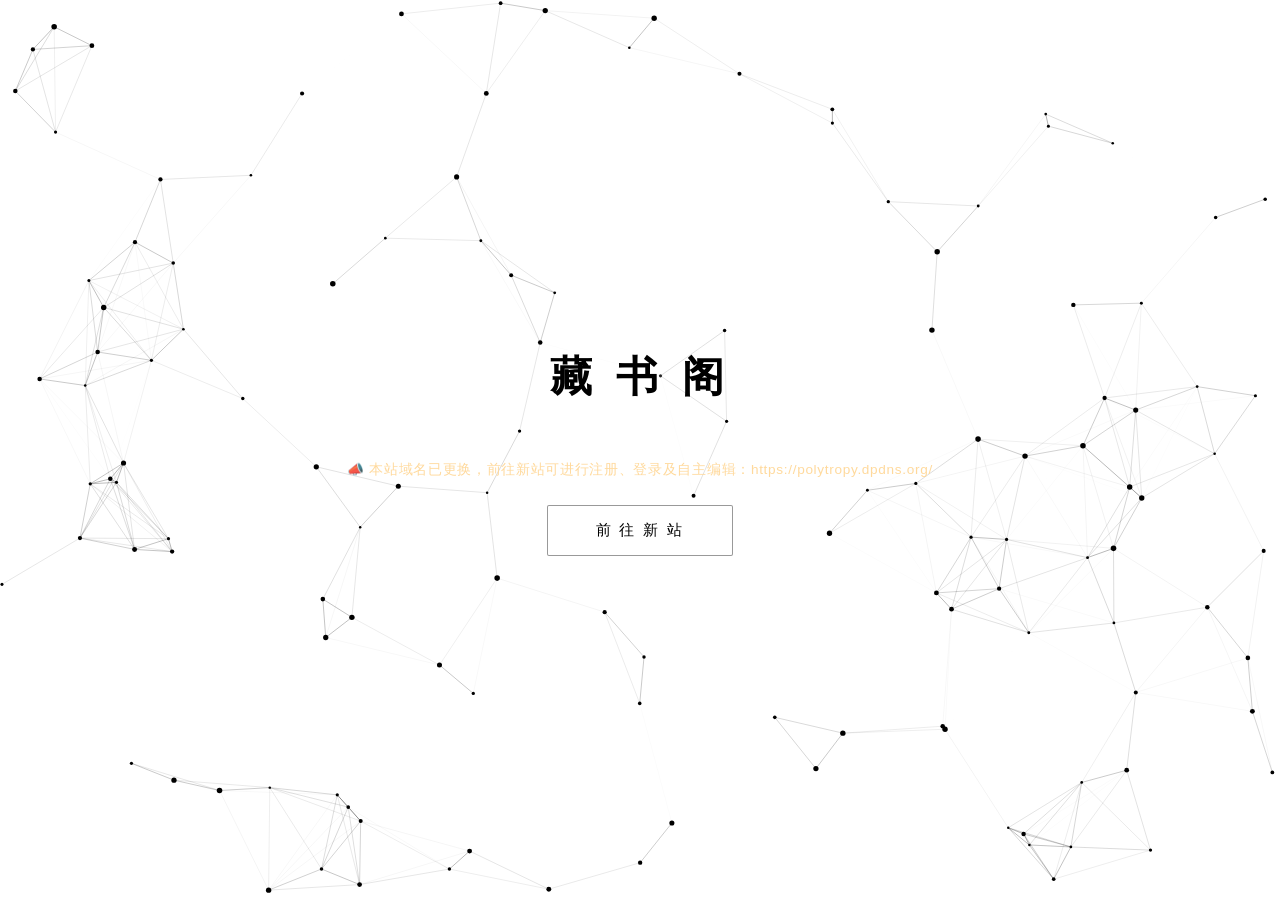
<file: index.html>
<!DOCTYPE html>
<html lang="zh-CN">
<head>
  <meta charset="UTF-8">
  <meta name="viewport" content="width=device-width, initial-scale=1.0">
  <title>藏书阁</title>
  <link rel="stylesheet" href="css/style.css">
</head>
<body>

  <!-- 粒子画布 -->
  <canvas id="particle-canvas"></canvas>

  <!-- 开场交互层 -->
  <div class="landing">
    <h1 class="landing-title">藏 书 阁</h1>
    <p class="landing-notice">&#128227; 本站域名已更换，前往新站可进行注册、登录及自主编辑：https://polytropy.dpdns.org/</p>
    <button class="btn-enter" id="btn-enter">前 往 新 站</button>
  </div>

  <script src="js/particles.js"></script>
  <script>
    // 初始化粒子系统
    const particleSystem = initParticles();

    // 前往新站
    document.getElementById('btn-enter').addEventListener('click', () => {
      if (particleSystem) particleSystem.destroy();
      window.location.href = 'https://polytropy.dpdns.org/';
    });
  </script>
</body>
</html>
</file>
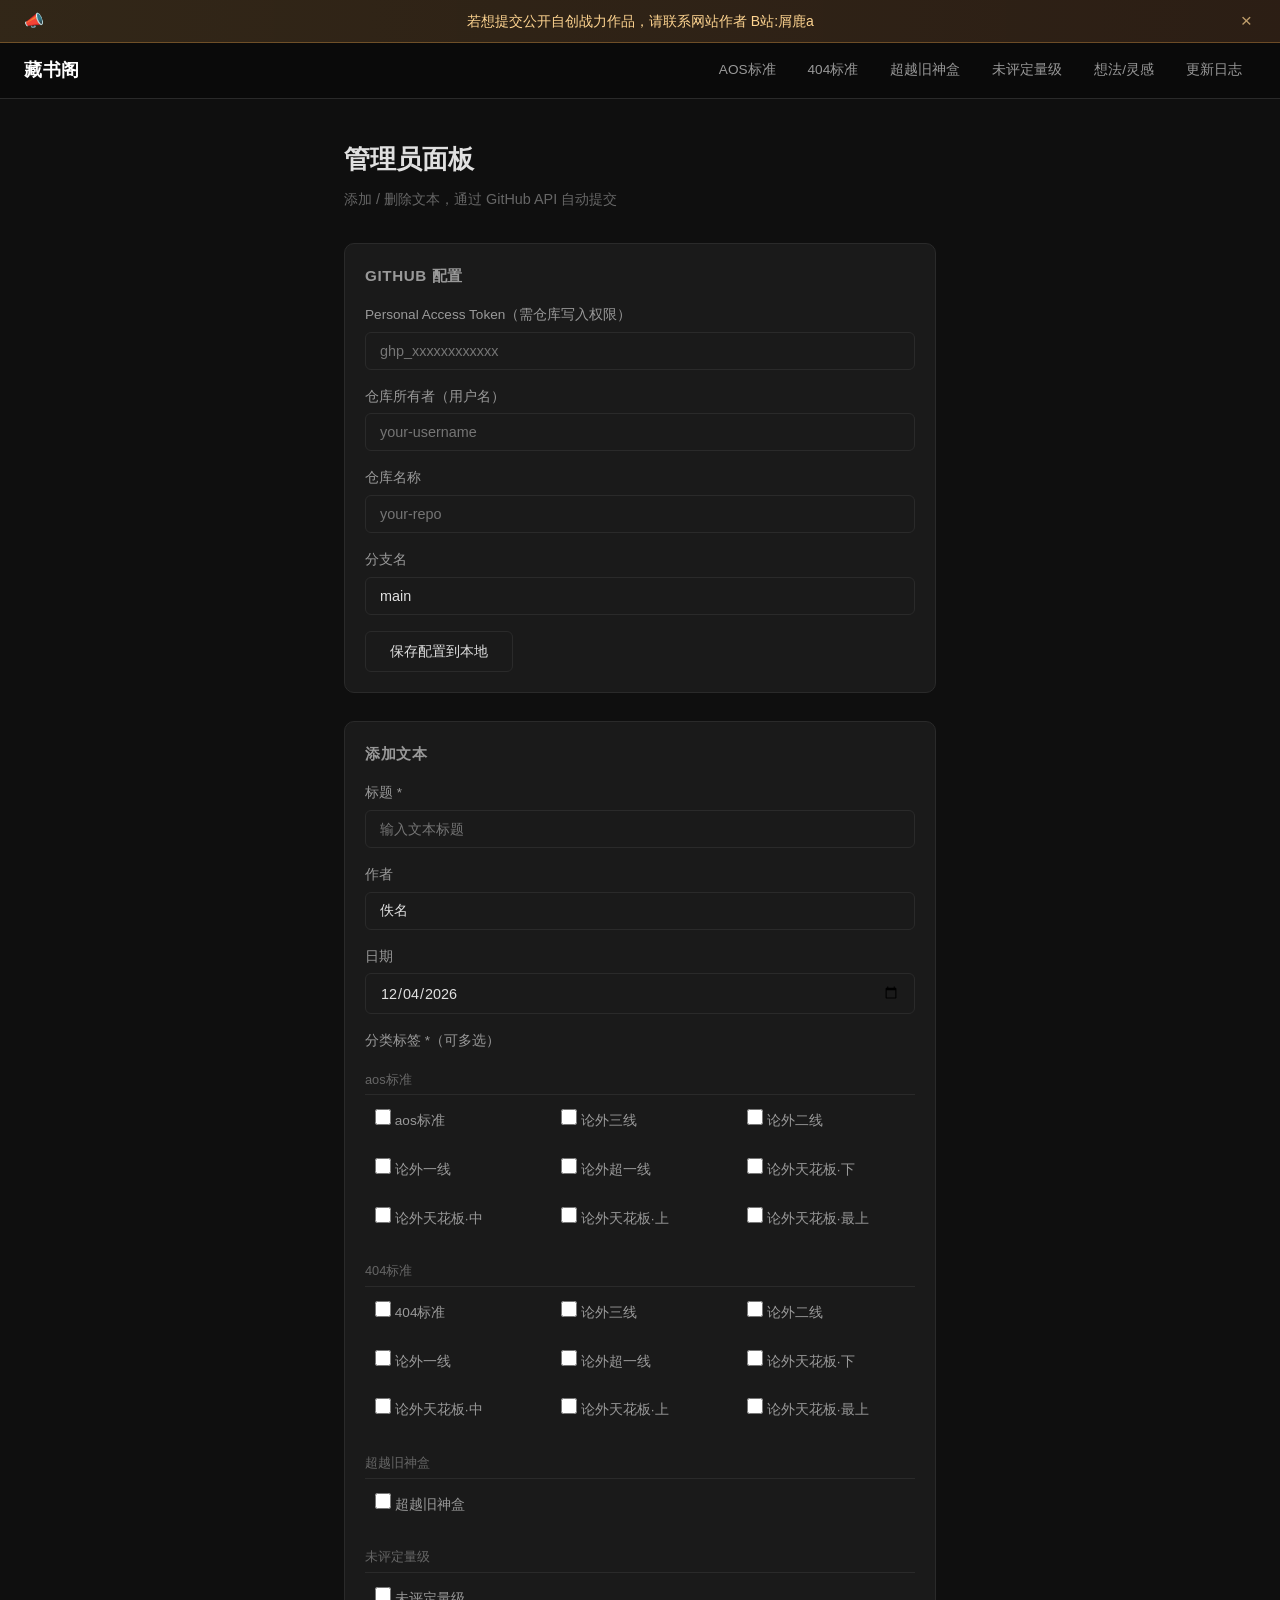
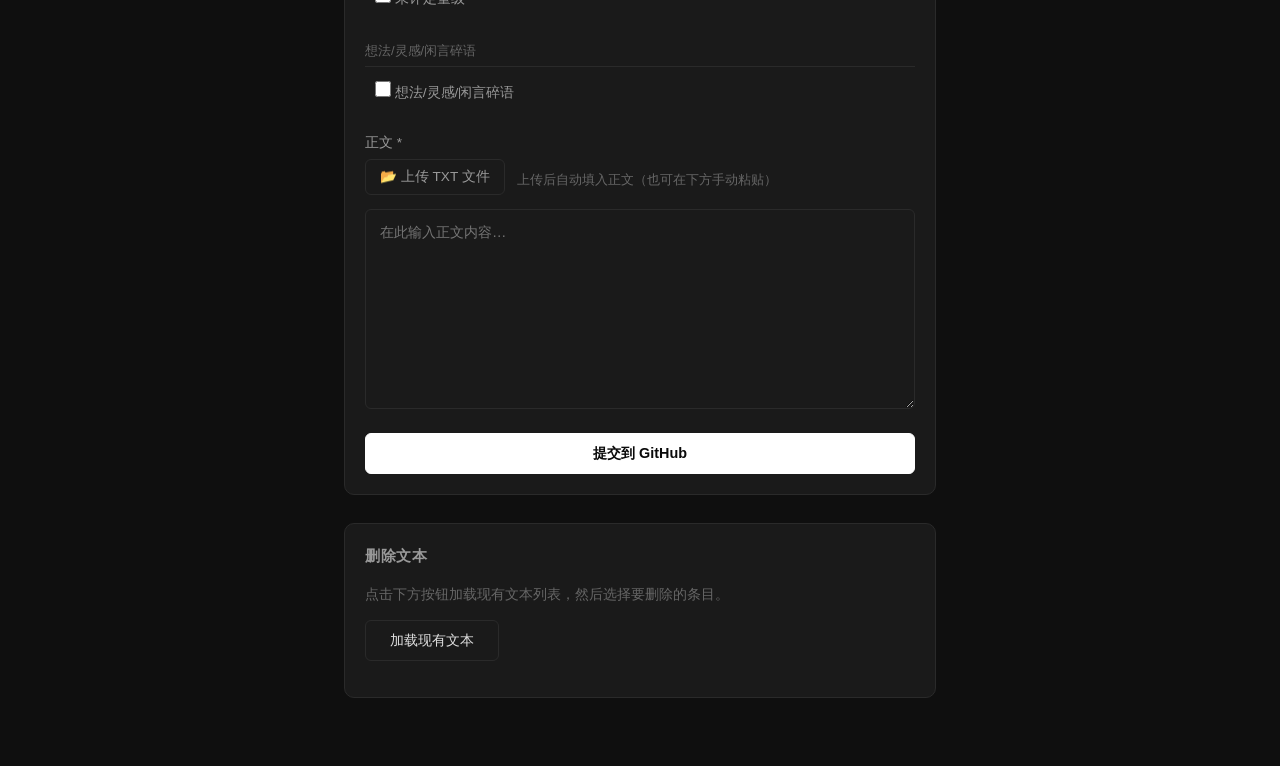
<file: admin.html>
<!DOCTYPE html>
<html lang="zh-CN">
<head>
  <meta charset="UTF-8">
  <meta name="viewport" content="width=device-width, initial-scale=1.0">
  <title>管理 · 藏书阁</title>
  <link rel="stylesheet" href="css/style.css">
</head>
<body>

  <!-- 导航栏 -->
  <div id="navbar"></div>

  <div class="admin-container">
    <h1>管理员面板</h1>
    <p class="subtitle">添加 / 删除文本，通过 GitHub API 自动提交</p>

    <!-- GitHub 配置 -->
    <div class="form-section">
      <h2>GitHub 配置</h2>
      <div class="form-group">
        <label for="gh-token">Personal Access Token（需仓库写入权限）</label>
        <input type="password" id="gh-token" placeholder="ghp_xxxxxxxxxxxx">
      </div>
      <div class="form-group">
        <label for="gh-owner">仓库所有者（用户名）</label>
        <input type="text" id="gh-owner" placeholder="your-username">
      </div>
      <div class="form-group">
        <label for="gh-repo">仓库名称</label>
        <input type="text" id="gh-repo" placeholder="your-repo">
      </div>
      <div class="form-group">
        <label for="gh-branch">分支名</label>
        <input type="text" id="gh-branch" placeholder="main" value="main">
      </div>
      <button class="btn" id="btn-save-config">保存配置到本地</button>
    </div>

    <!-- 添加文本 -->
    <div class="form-section">
      <h2>添加文本</h2>

      <div class="form-group">
        <label for="text-title">标题 *</label>
        <input type="text" id="text-title" placeholder="输入文本标题">
      </div>

      <div class="form-group">
        <label for="text-author">作者</label>
        <input type="text" id="text-author" placeholder="佚名" value="佚名">
      </div>

      <div class="form-group">
        <label for="text-date">日期</label>
        <input type="date" id="text-date">
      </div>

      <div class="form-group">
        <label>分类标签 *（可多选）</label>
        <div class="category-check-grid" id="category-checks">
          <!-- 由 JS 动态生成 -->
        </div>
      </div>

      <div class="form-group">
        <label for="text-content">正文 *</label>
        <div class="upload-row">
          <label class="btn btn-sm" for="file-upload" id="file-upload-btn">&#128194; 上传 TXT 文件</label>
          <input type="file" id="file-upload" accept=".txt" style="display:none;">
          <span class="text-muted" style="font-size:0.8rem;">上传后自动填入正文（也可在下方手动粘贴）</span>
        </div>
        <textarea id="text-content" placeholder="在此输入正文内容…"></textarea>
      </div>

      <button class="btn btn-primary btn-block" id="btn-submit">提交到 GitHub</button>
    </div>

    <!-- 删除文本 -->
    <div class="form-section">
      <h2>删除文本</h2>
      <p style="font-size:0.85rem;color:var(--text-muted);margin-bottom:14px;">
        点击下方按钮加载现有文本列表，然后选择要删除的条目。
      </p>
      <button class="btn" id="btn-load-texts">加载现有文本</button>
      <div class="text-list" id="text-list"></div>
    </div>
  </div>

  <script src="js/main.js"></script>
  <script src="js/admin.js"></script>
  <script>
    // 渲染导航栏
    document.getElementById('navbar').appendChild(renderNavbar('admin'));

    // 渲染分类勾选列表
    const checksContainer = document.getElementById('category-checks');
    let html = '';

    TOP_CATEGORIES.forEach(cat => {
      const cfg = CATEGORY_CONFIG[cat];
      html += `<div style="grid-column:1/-1;font-size:0.8rem;color:var(--text-muted);margin-top:8px;padding:4px 0;border-bottom:1px solid var(--border);">${cat}</div>`;
      html += `<label class="category-check-item">
        <input type="checkbox" value="${cat}"> ${cat}
      </label>`;
      cfg.subs.forEach(sub => {
        html += `<label class="category-check-item">
          <input type="checkbox" value="${sub}"> ${sub}
        </label>`;
      });
    });

    checksContainer.innerHTML = html;

    // 设置默认日期为今天
    document.getElementById('text-date').value = new Date().toISOString().split('T')[0];
  </script>
</body>
</html>
</file>
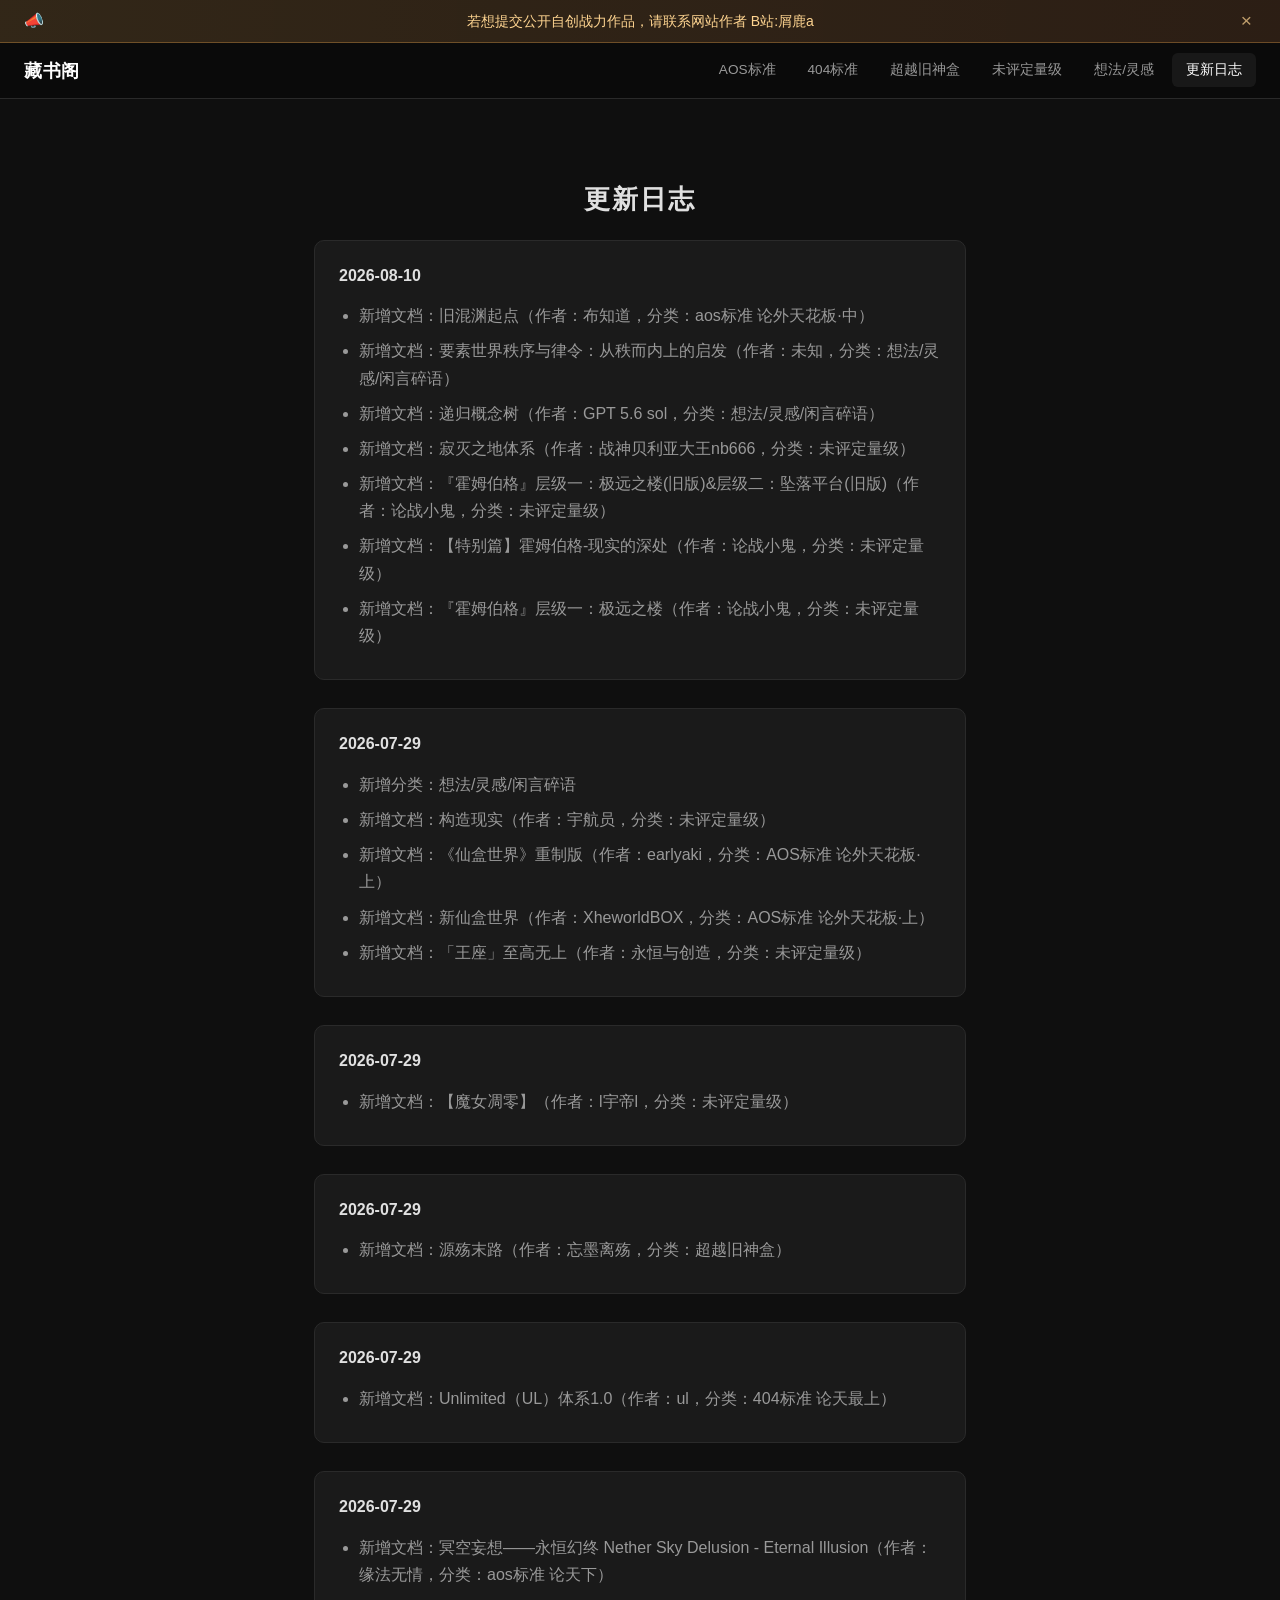
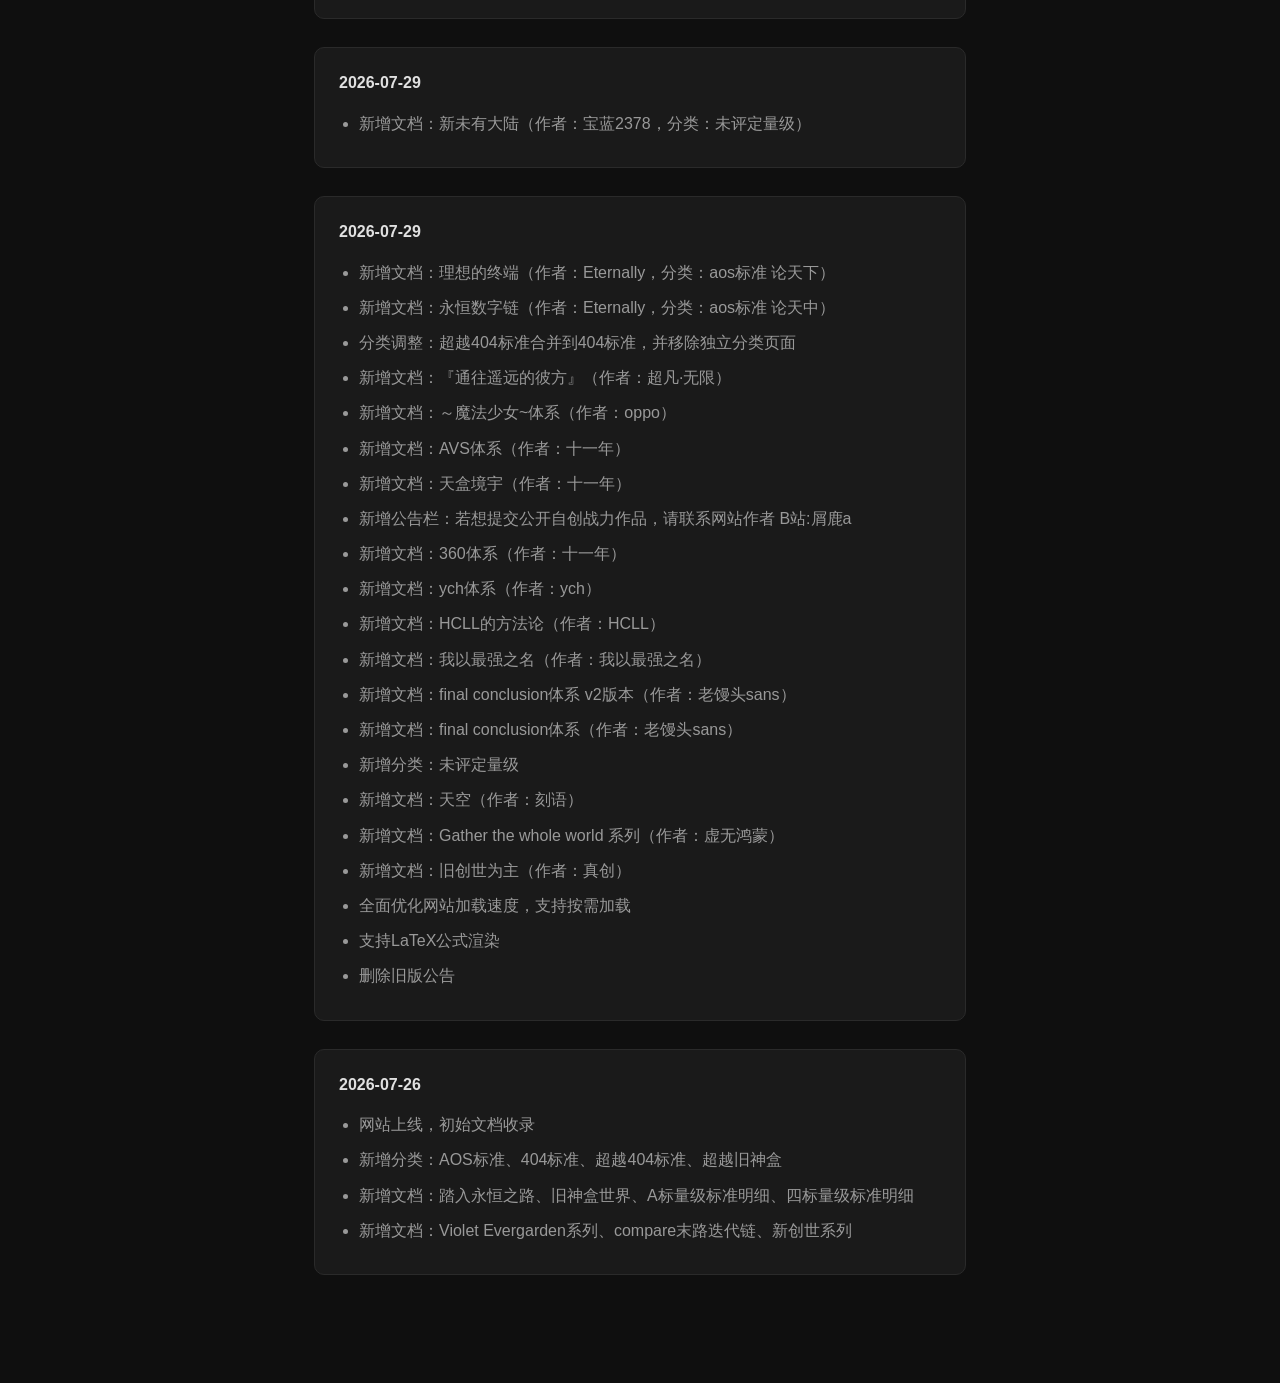
<file: changelog.html>
<!DOCTYPE html>
<html lang="zh-CN">
<head>
  <meta charset="UTF-8">
  <meta name="viewport" content="width=device-width, initial-scale=1.0">
  <title>更新日志 · 藏书阁</title>
  <link rel="stylesheet" href="css/style.css">
</head>
<body>
  <div id="navbar"></div>
  <div class="reading-container" style="max-width:700px;">
    <h1 style="text-align:center;margin:40px 0 20px;font-size:1.6rem;letter-spacing:2px;">更新日志</h1>

    <div class="changelog-entry">
      <div class="changelog-date">2026-08-10</div>
      <ul>
        <li>新增文档：旧混渊起点（作者：布知道，分类：aos标准 论外天花板·中）</li>
        <li>新增文档：要素世界秩序与律令：从秩而内上的启发（作者：未知，分类：想法/灵感/闲言碎语）</li>
        <li>新增文档：递归概念树（作者：GPT 5.6 sol，分类：想法/灵感/闲言碎语）</li>
        <li>新增文档：寂灭之地体系（作者：战神贝利亚大王nb666，分类：未评定量级）</li>
        <li>新增文档：『霍姆伯格』层级一：极远之楼(旧版)&层级二：坠落平台(旧版)（作者：论战小鬼，分类：未评定量级）</li>
        <li>新增文档：【特别篇】霍姆伯格-现实的深处（作者：论战小鬼，分类：未评定量级）</li>
        <li>新增文档：『霍姆伯格』层级一：极远之楼（作者：论战小鬼，分类：未评定量级）</li>
      </ul>
    </div>

                            <div class="changelog-entry">
      <div class="changelog-date">2026-07-29</div>
      <ul>
        <li>新增分类：想法/灵感/闲言碎语</li>
        <li>新增文档：构造现实（作者：宇航员，分类：未评定量级）</li>
        <li>新增文档：《仙盒世界》重制版（作者：earlyaki，分类：AOS标准 论外天花板·上）</li>
        <li>新增文档：新仙盒世界（作者：XheworldBOX，分类：AOS标准 论外天花板·上）</li>
        <li>新增文档：「王座」至高无上（作者：永恒与创造，分类：未评定量级）</li>
      </ul>
    </div>

<div class="changelog-entry">
      <div class="changelog-date">2026-07-29</div>
      <ul>
        <li>新增文档：【魔女凋零】（作者：l宇帝l，分类：未评定量级）</li>
      </ul>
    </div>

<div class="changelog-entry">
      <div class="changelog-date">2026-07-29</div>
      <ul>
        <li>新增文档：源殇末路（作者：忘墨离殇，分类：超越旧神盒）</li>
      </ul>
    </div>

<div class="changelog-entry">
      <div class="changelog-date">2026-07-29</div>
      <ul>
        <li>新增文档：Unlimited（UL）体系1.0（作者：ul，分类：404标准 论天最上）</li>
      </ul>
    </div>

<div class="changelog-entry">
      <div class="changelog-date">2026-07-29</div>
      <ul>
        <li>新增文档：冥空妄想——永恒幻终 Nether Sky Delusion - Eternal Illusion（作者：缘法无情，分类：aos标准 论天下）</li>
      </ul>
    </div>

<div class="changelog-entry">
      <div class="changelog-date">2026-07-29</div>
      <ul>
        <li>新增文档：新未有大陆（作者：宝蓝2378，分类：未评定量级）</li>
      </ul>
    </div>

<div class="changelog-entry">
      <div class="changelog-date">2026-07-29</div>
      <ul>
        <li>新增文档：理想的终端（作者：Eternally，分类：aos标准 论天下）</li>
        <li>新增文档：永恒数字链（作者：Eternally，分类：aos标准 论天中）</li>
        <li>分类调整：超越404标准合并到404标准，并移除独立分类页面</li>
        <li>新增文档：『通往遥远的彼方』（作者：超凡·无限）</li>
        <li>新增文档：～魔法少女~体系（作者：oppo）</li>
        <li>新增文档：AVS体系（作者：十一年）</li>
        <li>新增文档：天盒境宇（作者：十一年）</li>
        <li>新增公告栏：若想提交公开自创战力作品，请联系网站作者 B站:屑鹿a</li>
        <li>新增文档：360体系（作者：十一年）</li>
        <li>新增文档：ych体系（作者：ych）</li>
        <li>新增文档：HCLL的方法论（作者：HCLL）</li>
        <li>新增文档：我以最强之名（作者：我以最强之名）</li>
        <li>新增文档：final conclusion体系 v2版本（作者：老馒头sans）</li>
        <li>新增文档：final conclusion体系（作者：老馒头sans）</li>
        <li>新增分类：未评定量级</li>
        <li>新增文档：天空（作者：刻语）</li>
        <li>新增文档：Gather the whole world 系列（作者：虚无鸿蒙）</li>
        <li>新增文档：旧创世为主（作者：真创）</li>
        <li>全面优化网站加载速度，支持按需加载</li>
        <li>支持LaTeX公式渲染</li>
        <li>删除旧版公告</li>
      </ul>
    </div>

    <div class="changelog-entry">
      <div class="changelog-date">2026-07-26</div>
      <ul>
        <li>网站上线，初始文档收录</li>
        <li>新增分类：AOS标准、404标准、超越404标准、超越旧神盒</li>
        <li>新增文档：踏入永恒之路、旧神盒世界、A标量级标准明细、四标量级标准明细</li>
        <li>新增文档：Violet Evergarden系列、compare末路迭代链、新创世系列</li>
      </ul>
    </div>
  </div>

  <script src="js/main.js"></script>
  <script>
    (function() {
      document.getElementById('navbar').appendChild(renderNavbar('changelog'));
    })();
  </script>
</body>
</html>
</file>
<file: css/style.css>
/* ============================================================
   藏书阁 —— 全局样式表
   极简几何科技风，深色底配浅色字
   ============================================================ */

/* --- CSS 变量 --- */
:root {
  --bg-deep: #0a0a0a;
  --bg-page: #0f0f0f;
  --bg-card: #1a1a1a;
  --bg-card-hover: #222222;
  --bg-surface: #141414;
  --bg-input: #1a1a1a;
  --border: #2a2a2a;
  --border-light: #333;
  --text-primary: #e0e0e0;
  --text-secondary: #999;
  --text-muted: #666;
  --accent: #ffffff;
  --accent-dim: #aaa;
  --shadow: 0 2px 16px rgba(0, 0, 0, 0.4);
  --radius: 6px;
  --radius-lg: 10px;
  --transition-fast: 0.15s ease;
  --transition: 0.25s ease;
  --transition-slow: 0.4s ease;
  --font-mono: 'SF Mono', 'Cascadia Code', 'Fira Code', 'JetBrains Mono', monospace;
  --font-sans: -apple-system, BlinkMacSystemFont, 'Segoe UI', 'PingFang SC', 'Microsoft YaHei', sans-serif;
  --max-read: 700px;
}

/* --- Reset --- */
*, *::before, *::after {
  margin: 0;
  padding: 0;
  box-sizing: border-box;
}

html {
  font-size: 16px;
  -webkit-font-smoothing: antialiased;
  -moz-osx-font-smoothing: grayscale;
}

body {
  font-family: var(--font-sans);
  background: var(--bg-page);
  color: var(--text-primary);
  min-height: 100vh;
  line-height: 1.6;
  overflow-x: hidden;
}

a {
  color: var(--text-primary);
  text-decoration: none;
  transition: color var(--transition-fast);
}

a:hover {
  color: var(--accent);
}

img {
  max-width: 100%;
  display: block;
}

/* --- 公告条 --- */
.announcement-bar {
  position: sticky;
  top: 0;
  z-index: 101;
  display: flex;
  align-items: center;
  gap: 10px;
  padding: 8px 24px;
  background: linear-gradient(90deg, rgba(255, 180, 80, 0.15), rgba(255, 140, 60, 0.12));
  border-bottom: 1px solid rgba(255, 180, 80, 0.3);
  color: #ffd591;
  font-size: 0.875rem;
  text-align: center;
  justify-content: center;
  flex-wrap: wrap;
}
.announcement-bar .announcement-icon {
  font-size: 1rem;
}
.announcement-bar .announcement-text {
  flex: 1;
  min-width: 0;
}
.announcement-bar .announcement-close {
  background: none;
  border: none;
  color: #ffd591;
  font-size: 1.2rem;
  cursor: pointer;
  padding: 0 4px;
  line-height: 1;
  opacity: 0.7;
  transition: opacity 0.2s;
}
.announcement-bar .announcement-close:hover {
  opacity: 1;
}

/* --- 导航栏 --- */
.navbar {
  position: sticky;
  top: 0;
  z-index: 100;
  background: rgba(10, 10, 10, 0.92);
  backdrop-filter: blur(12px);
  -webkit-backdrop-filter: blur(12px);
  border-bottom: 1px solid var(--border);
  padding: 0 24px;
  height: 56px;
  display: flex;
  align-items: center;
  justify-content: space-between;
  gap: 16px;
}

.navbar-brand {
  font-size: 1.1rem;
  font-weight: 700;
  letter-spacing: 0.04em;
  white-space: nowrap;
  color: var(--accent);
}

.navbar-links {
  display: flex;
  gap: 4px;
  flex-wrap: wrap;
  justify-content: flex-end;
}

.navbar-links a {
  display: inline-block;
  padding: 6px 14px;
  border-radius: var(--radius);
  font-size: 0.85rem;
  color: var(--text-secondary);
  transition: all var(--transition-fast);
  white-space: nowrap;
}

.navbar-links a:hover,
.navbar-links a.active {
  color: var(--accent);
  background: rgba(255, 255, 255, 0.06);
}

/* 移动端导航 */
.nav-toggle {
  display: none;
  background: none;
  border: none;
  color: var(--text-primary);
  font-size: 1.4rem;
  cursor: pointer;
  padding: 4px;
}

@media (max-width: 768px) {
  .nav-toggle {
    display: block;
  }
  .navbar-links {
    display: none;
    position: absolute;
    top: 56px;
    left: 0;
    right: 0;
    background: rgba(10, 10, 10, 0.98);
    backdrop-filter: blur(12px);
    flex-direction: column;
    padding: 12px 24px;
    border-bottom: 1px solid var(--border);
    gap: 2px;
  }
  .navbar-links.open {
    display: flex;
  }
  .navbar-links a {
    padding: 10px 14px;
    font-size: 0.9rem;
  }
}

/* --- 主容器 --- */
.container {
  max-width: 1200px;
  margin: 0 auto;
  padding: 24px;
}

/* --- 搜索栏 --- */
.search-bar {
  position: relative;
  margin-bottom: 24px;
}

.search-bar input {
  width: 100%;
  padding: 12px 16px 12px 44px;
  background: var(--bg-input);
  border: 1px solid var(--border);
  border-radius: var(--radius);
  color: var(--text-primary);
  font-size: 0.95rem;
  font-family: var(--font-sans);
  transition: border-color var(--transition-fast);
  outline: none;
}

.search-bar input:focus {
  border-color: #555;
}

.search-bar input::placeholder {
  color: var(--text-muted);
}

.search-bar .search-icon {
  position: absolute;
  left: 14px;
  top: 50%;
  transform: translateY(-50%);
  color: var(--text-muted);
  font-size: 0.9rem;
  pointer-events: none;
}

/* --- 筛选器 --- */
.filter-bar {
  display: flex;
  flex-wrap: wrap;
  gap: 8px;
  margin-bottom: 24px;
}

.filter-btn {
  padding: 6px 16px;
  border: 1px solid var(--border);
  border-radius: 20px;
  background: transparent;
  color: var(--text-secondary);
  font-size: 0.82rem;
  font-family: var(--font-sans);
  cursor: pointer;
  transition: all var(--transition-fast);
  white-space: nowrap;
}

.filter-btn:hover {
  border-color: #555;
  color: var(--text-primary);
}

.filter-btn.active {
  background: var(--accent);
  color: var(--bg-deep);
  border-color: var(--accent);
  font-weight: 600;
}

/* --- 分类选择器（geometric tabs） --- */
.category-tabs {
  display: flex;
  flex-wrap: wrap;
  gap: 0;
  margin-bottom: 28px;
  border-bottom: 1px solid var(--border);
}

.category-tab {
  padding: 10px 20px;
  font-size: 0.88rem;
  color: var(--text-secondary);
  background: none;
  border: none;
  border-bottom: 2px solid transparent;
  cursor: pointer;
  font-family: var(--font-sans);
  transition: all var(--transition-fast);
  white-space: nowrap;
}

.category-tab:hover {
  color: var(--text-primary);
}

.category-tab.active {
  color: var(--accent);
  border-bottom-color: var(--accent);
}

/* --- 文本卡片列表 --- */
.card-list {
  display: grid;
  grid-template-columns: repeat(auto-fill, minmax(320px, 1fr));
  gap: 16px;
}

.card {
  background: var(--bg-card);
  border: 1px solid var(--border);
  border-radius: var(--radius-lg);
  padding: 20px;
  cursor: pointer;
  transition: all var(--transition);
  position: relative;
  overflow: hidden;
}

.card::before {
  content: '';
  position: absolute;
  top: 0;
  left: 0;
  width: 100%;
  height: 2px;
  background: linear-gradient(90deg, transparent, rgba(255,255,255,0.08), transparent);
  opacity: 0;
  transition: opacity var(--transition);
}

.card:hover {
  background: var(--bg-card-hover);
  border-color: var(--border-light);
  transform: translateY(-2px);
  box-shadow: var(--shadow);
}

.card:hover::before {
  opacity: 1;
}

.card-title {
  font-size: 1.05rem;
  font-weight: 600;
  margin-bottom: 8px;
  color: var(--text-primary);
  line-height: 1.4;
}

.card-meta {
  display: flex;
  flex-wrap: wrap;
  gap: 12px;
  font-size: 0.8rem;
  color: var(--text-muted);
  margin-bottom: 10px;
}

.card-meta span {
  display: flex;
  align-items: center;
  gap: 4px;
}

.card-tags {
  display: flex;
  flex-wrap: wrap;
  gap: 6px;
  margin-bottom: 10px;
}

.card-tag {
  font-size: 0.7rem;
  padding: 3px 10px;
  border-radius: 12px;
  background: rgba(255, 255, 255, 0.05);
  color: var(--text-secondary);
  border: 1px solid var(--border);
}

.card-excerpt {
  font-size: 0.85rem;
  color: var(--text-secondary);
  line-height: 1.6;
  display: -webkit-box;
  -webkit-line-clamp: 3;
  -webkit-box-orient: vertical;
  overflow: hidden;
}

/* 空状态 */
.empty-state {
  text-align: center;
  padding: 60px 20px;
  color: var(--text-muted);
}

.empty-state .icon {
  font-size: 2.5rem;
  margin-bottom: 16px;
  opacity: 0.3;
}

.empty-state p {
  font-size: 0.95rem;
}

/* --- 搜索高亮 --- */
mark {
  background: rgba(255, 255, 255, 0.2);
  color: var(--accent);
  padding: 0 2px;
  border-radius: 2px;
}

/* --- 阅读页 --- */
.reading-container {
  max-width: var(--max-read);
  margin: 0 auto;
  padding: 40px 24px 80px;
}

.reading-header {
  margin-bottom: 36px;
  padding-bottom: 20px;
  border-bottom: 1px solid var(--border);
}

.reading-title {
  font-size: 1.8rem;
  font-weight: 700;
  line-height: 1.3;
  margin-bottom: 12px;
}

.reading-meta {
  display: flex;
  flex-wrap: wrap;
  gap: 16px;
  font-size: 0.85rem;
  color: var(--text-muted);
}

.reading-meta span {
  display: flex;
  align-items: center;
  gap: 5px;
}

.reading-tags {
  display: flex;
  flex-wrap: wrap;
  gap: 6px;
  margin-top: 12px;
}

.reading-tag {
  font-size: 0.75rem;
  padding: 4px 12px;
  border-radius: 12px;
  background: rgba(255, 255, 255, 0.05);
  color: var(--text-secondary);
  border: 1px solid var(--border);
}

.reading-content {
  font-size: var(--reading-font-size, 1.05rem);
  line-height: 1.9;
  color: var(--text-primary);
  word-break: break-word;
}

.reading-content p {
  margin-bottom: 1.2em;
}

/* 阅读背景变体 */
body.reading-bg-pure { background: #000000; }
body.reading-bg-dark { background: #0f0f0f; }
body.reading-bg-deeper { background: #050505; }

/* 阅读背景图覆盖层 */
.reading-bg-image {
  position: fixed;
  inset: 0;
  z-index: -1;
  background-size: cover;
  background-position: center;
  background-repeat: no-repeat;
  opacity: var(--bg-img-opacity, 0.15);
  filter: blur(var(--bg-img-blur, 0px));
  pointer-events: none;
}

/* --- 浮动工具栏 --- */
.toolbar-toggle {
  position: fixed;
  bottom: 28px;
  right: 28px;
  width: 48px;
  height: 48px;
  border-radius: 50%;
  background: var(--bg-card);
  border: 1px solid var(--border);
  color: var(--text-primary);
  font-size: 1.2rem;
  cursor: pointer;
  z-index: 200;
  display: flex;
  align-items: center;
  justify-content: center;
  transition: all var(--transition);
  box-shadow: var(--shadow);
}

.toolbar-toggle:hover {
  background: var(--bg-card-hover);
  border-color: var(--border-light);
  transform: scale(1.05);
}

.toolbar-panel {
  position: fixed;
  bottom: 88px;
  right: 28px;
  width: 300px;
  max-height: calc(100vh - 140px);
  overflow-y: auto;
  background: var(--bg-card);
  border: 1px solid var(--border);
  border-radius: var(--radius-lg);
  padding: 20px;
  padding-bottom: calc(20px + env(safe-area-inset-bottom, 0px));
  z-index: 199;
  box-shadow: var(--shadow);
  opacity: 0;
  visibility: hidden;
  transform: translateY(12px) scale(0.96);
  transition: all var(--transition);
}

.toolbar-panel.open {
  opacity: 1;
  visibility: visible;
  transform: translateY(0) scale(1);
}

.toolbar-panel h3 {
  font-size: 0.85rem;
  font-weight: 600;
  color: var(--text-secondary);
  margin-bottom: 16px;
  letter-spacing: 0.04em;
  text-transform: uppercase;
}

.toolbar-row {
  display: flex;
  align-items: center;
  justify-content: space-between;
  margin-bottom: 12px;
  font-size: 0.85rem;
  color: var(--text-secondary);
}

.toolbar-row label {
  flex-shrink: 0;
}

.toolbar-row .value {
  font-family: var(--font-mono);
  font-size: 0.8rem;
  color: var(--accent);
  min-width: 40px;
  text-align: right;
}

/* 滑块 */
input[type="range"] {
  -webkit-appearance: none;
  appearance: none;
  width: 100%;
  height: 4px;
  background: var(--border);
  border-radius: 2px;
  outline: none;
  cursor: pointer;
  margin: 4px 0;
}

input[type="range"]::-webkit-slider-thumb {
  -webkit-appearance: none;
  width: 16px;
  height: 16px;
  border-radius: 50%;
  background: var(--accent);
  border: 2px solid var(--bg-card);
  cursor: pointer;
}

/* 预设按钮组 */
.preset-group {
  display: flex;
  gap: 6px;
  margin: 8px 0;
}

.preset-btn {
  flex: 1;
  padding: 8px;
  border: 1px solid var(--border);
  border-radius: var(--radius);
  background: transparent;
  color: var(--text-secondary);
  font-size: 0.78rem;
  font-family: var(--font-sans);
  cursor: pointer;
  transition: all var(--transition-fast);
  display: flex;
  align-items: center;
  justify-content: center;
  gap: 6px;
}

.preset-btn:hover {
  border-color: #555;
  color: var(--text-primary);
}

.preset-btn.active {
  border-color: var(--accent);
  color: var(--accent);
  background: rgba(255, 255, 255, 0.06);
}

.preset-swatch {
  width: 12px;
  height: 12px;
  border-radius: 50%;
  border: 1px solid var(--border);
}

/* 文件上传 */
.file-upload-label {
  display: block;
  padding: 10px;
  border: 1px dashed var(--border);
  border-radius: var(--radius);
  text-align: center;
  font-size: 0.8rem;
  color: var(--text-muted);
  cursor: pointer;
  transition: all var(--transition-fast);
  margin: 8px 0;
}

.file-upload-label:hover {
  border-color: #555;
  color: var(--text-secondary);
}

.file-upload-label input {
  display: none;
}

/* --- 管理页 --- */
.admin-container {
  max-width: 640px;
  margin: 0 auto;
  padding: 40px 24px;
}

.admin-container h1 {
  font-size: 1.6rem;
  margin-bottom: 8px;
}

.admin-container .subtitle {
  font-size: 0.9rem;
  color: var(--text-muted);
  margin-bottom: 32px;
}

.form-section {
  margin-bottom: 28px;
  padding: 20px;
  background: var(--bg-card);
  border: 1px solid var(--border);
  border-radius: var(--radius-lg);
}

.form-section h2 {
  font-size: 0.95rem;
  font-weight: 600;
  margin-bottom: 16px;
  color: var(--text-secondary);
  letter-spacing: 0.04em;
  text-transform: uppercase;
}

.form-group {
  margin-bottom: 16px;
}

.form-group label {
  display: block;
  font-size: 0.85rem;
  color: var(--text-secondary);
  margin-bottom: 6px;
  font-weight: 500;
}

.form-group input,
.form-group textarea,
.form-group select {
  width: 100%;
  padding: 10px 14px;
  background: var(--bg-input);
  border: 1px solid var(--border);
  border-radius: var(--radius);
  color: var(--text-primary);
  font-size: 0.9rem;
  font-family: var(--font-sans);
  outline: none;
  transition: border-color var(--transition-fast);
}

.form-group input:focus,
.form-group textarea:focus,
.form-group select:focus {
  border-color: #555;
}

.form-group textarea {
  min-height: 200px;
  resize: vertical;
  line-height: 1.7;
}

/* 分类勾选网格 */
.category-check-grid {
  display: grid;
  grid-template-columns: repeat(auto-fill, minmax(160px, 1fr));
  gap: 8px;
}

.category-check-item {
  display: flex;
  align-items: center;
  gap: 8px;
  font-size: 0.85rem;
  color: var(--text-secondary);
  cursor: pointer;
  padding: 6px 10px;
  border-radius: var(--radius);
  transition: background var(--transition-fast);
}

.category-check-item:hover {
  background: rgba(255, 255, 255, 0.03);
}

.category-check-item input[type="checkbox"] {
  accent-color: var(--accent);
  width: 16px;
  height: 16px;
}

.btn {
  display: inline-flex;
  align-items: center;
  justify-content: center;
  gap: 8px;
  padding: 10px 24px;
  border: 1px solid var(--border);
  border-radius: var(--radius);
  background: var(--bg-card);
  color: var(--text-primary);
  font-size: 0.9rem;
  font-family: var(--font-sans);
  cursor: pointer;
  transition: all var(--transition-fast);
  font-weight: 500;
}

.btn:hover {
  border-color: #555;
  background: var(--bg-card-hover);
}

.btn-primary {
  background: var(--accent);
  color: var(--bg-deep);
  border-color: var(--accent);
  font-weight: 600;
}

.btn-primary:hover {
  background: #e0e0e0;
  border-color: #e0e0e0;
}

.btn-block {
  width: 100%;
}

.btn-sm {
  padding: 6px 14px;
  font-size: 0.82rem;
}

.btn-danger {
  background: transparent;
  border-color: #5a2d2d;
  color: #df8f8f;
}

.btn-danger:hover {
  background: rgba(223, 143, 143, 0.08);
  border-color: #8f4f4f;
  color: #ffaaaa;
}

/* 上传行 */
.upload-row {
  display: flex;
  align-items: center;
  gap: 12px;
  margin-bottom: 8px;
  flex-wrap: wrap;
}

/* 文本列表（删除区） */
.text-list {
  margin-top: 16px;
  display: flex;
  flex-direction: column;
  gap: 6px;
}

.text-item {
  display: flex;
  align-items: center;
  justify-content: space-between;
  gap: 12px;
  padding: 12px 14px;
  background: var(--bg-input);
  border: 1px solid var(--border);
  border-radius: var(--radius);
  transition: all var(--transition-fast);
}

.text-item:hover {
  border-color: var(--border-light);
}

.text-item-info {
  flex: 1;
  min-width: 0;
}

.text-item-title {
  font-size: 0.9rem;
  font-weight: 500;
  color: var(--text-primary);
  white-space: nowrap;
  overflow: hidden;
  text-overflow: ellipsis;
}

.text-item-meta {
  font-size: 0.75rem;
  color: var(--text-muted);
  margin-top: 2px;
  white-space: nowrap;
  overflow: hidden;
  text-overflow: ellipsis;
}

/* 消息提示 */
.toast {
  position: fixed;
  bottom: 28px;
  left: 50%;
  transform: translateX(-50%);
  padding: 10px 24px;
  border-radius: var(--radius);
  font-size: 0.85rem;
  z-index: 999;
  animation: toastIn 0.3s ease;
  font-family: var(--font-sans);
}

.toast-success {
  background: #1a3a1a;
  border: 1px solid #2d5a2d;
  color: #8fdf8f;
}

.toast-error {
  background: #3a1a1a;
  border: 1px solid #5a2d2d;
  color: #df8f8f;
}

@keyframes toastIn {
  from { opacity: 0; transform: translateX(-50%) translateY(12px); }
  to   { opacity: 1; transform: translateX(-50%) translateY(0); }
}

/* --- 开场页 --- */
.landing {
  position: fixed;
  inset: 0;
  display: flex;
  flex-direction: column;
  align-items: center;
  justify-content: center;
  z-index: 10;
  pointer-events: none;
  background: transparent;
}

.landing > * {
  pointer-events: auto;
}

#particle-canvas {
  position: fixed;
  inset: 0;
  z-index: 1;
  display: block;
  background: #ffffff;
}

.landing-title {
  font-size: 2.6rem;
  font-weight: 700;
  letter-spacing: 0.15em;
  text-align: center;
  color: #000000;
  margin-bottom: 48px;
  text-shadow: 0 0 24px rgba(255,255,255,0.8);
}

.landing-subtitle {
  font-size: 0.9rem;
  color: var(--text-muted);
  letter-spacing: 0.2em;
  margin-bottom: 40px;
  text-align: center;
}

.btn-enter {
  padding: 14px 48px;
  border: 1px solid rgba(0,0,0,0.4);
  border-radius: 2px;
  background: rgba(255,255,255,0.6);
  color: #000000;
  font-size: 0.95rem;
  font-family: var(--font-sans);
  letter-spacing: 0.15em;
  cursor: pointer;
  transition: all var(--transition);
  position: relative;
  overflow: hidden;
  backdrop-filter: blur(4px);
  -webkit-backdrop-filter: blur(4px);
}

.landing-notice {
  color: rgba(255, 213, 145, 0.9);
  font-size: 0.85rem;
  margin: 0 0 24px 0;
  text-align: center;
  letter-spacing: 0.05em;
}

.btn-enter:hover {
  background: #000000;
  color: #ffffff;
  border-color: #000000;
}

.btn-enter:active {
  transform: translateY(1px);
}

.changelog-entry {
  margin-bottom: 28px;
  padding: 22px 24px;
  background: var(--bg-card);
  border: 1px solid var(--border);
  border-radius: var(--radius-lg);
}

.changelog-date {
  margin-bottom: 14px;
  color: var(--text-primary);
  font-size: 1rem;
  font-weight: 600;
}

.changelog-entry ul {
  margin: 0;
  padding-left: 20px;
}

.changelog-entry li {
  margin: 8px 0;
  color: var(--text-secondary);
  line-height: 1.7;
}

/* 响应式 */
@media (max-width: 600px) {
  .landing-title {
    font-size: 1.8rem;
  }
  .container {
    padding: 16px;
  }
  .card-list {
    grid-template-columns: 1fr;
  }
  .reading-container {
    padding: 24px 16px 80px;
  }
  .toolbar-panel {
    width: calc(100vw - 40px);
    right: 20px;
    bottom: 80px;
    max-height: calc(100vh - 130px);
  }
  .reading-title {
    font-size: 1.4rem;
  }
}

/* --- 通用工具类 --- */
.hidden { display: none !important; }
.text-muted { color: var(--text-muted); }
.text-secondary { color: var(--text-secondary); }
.mt-8 { margin-top: 8px; }
.mt-16 { margin-top: 16px; }
.mb-16 { margin-bottom: 16px; }
</file>
